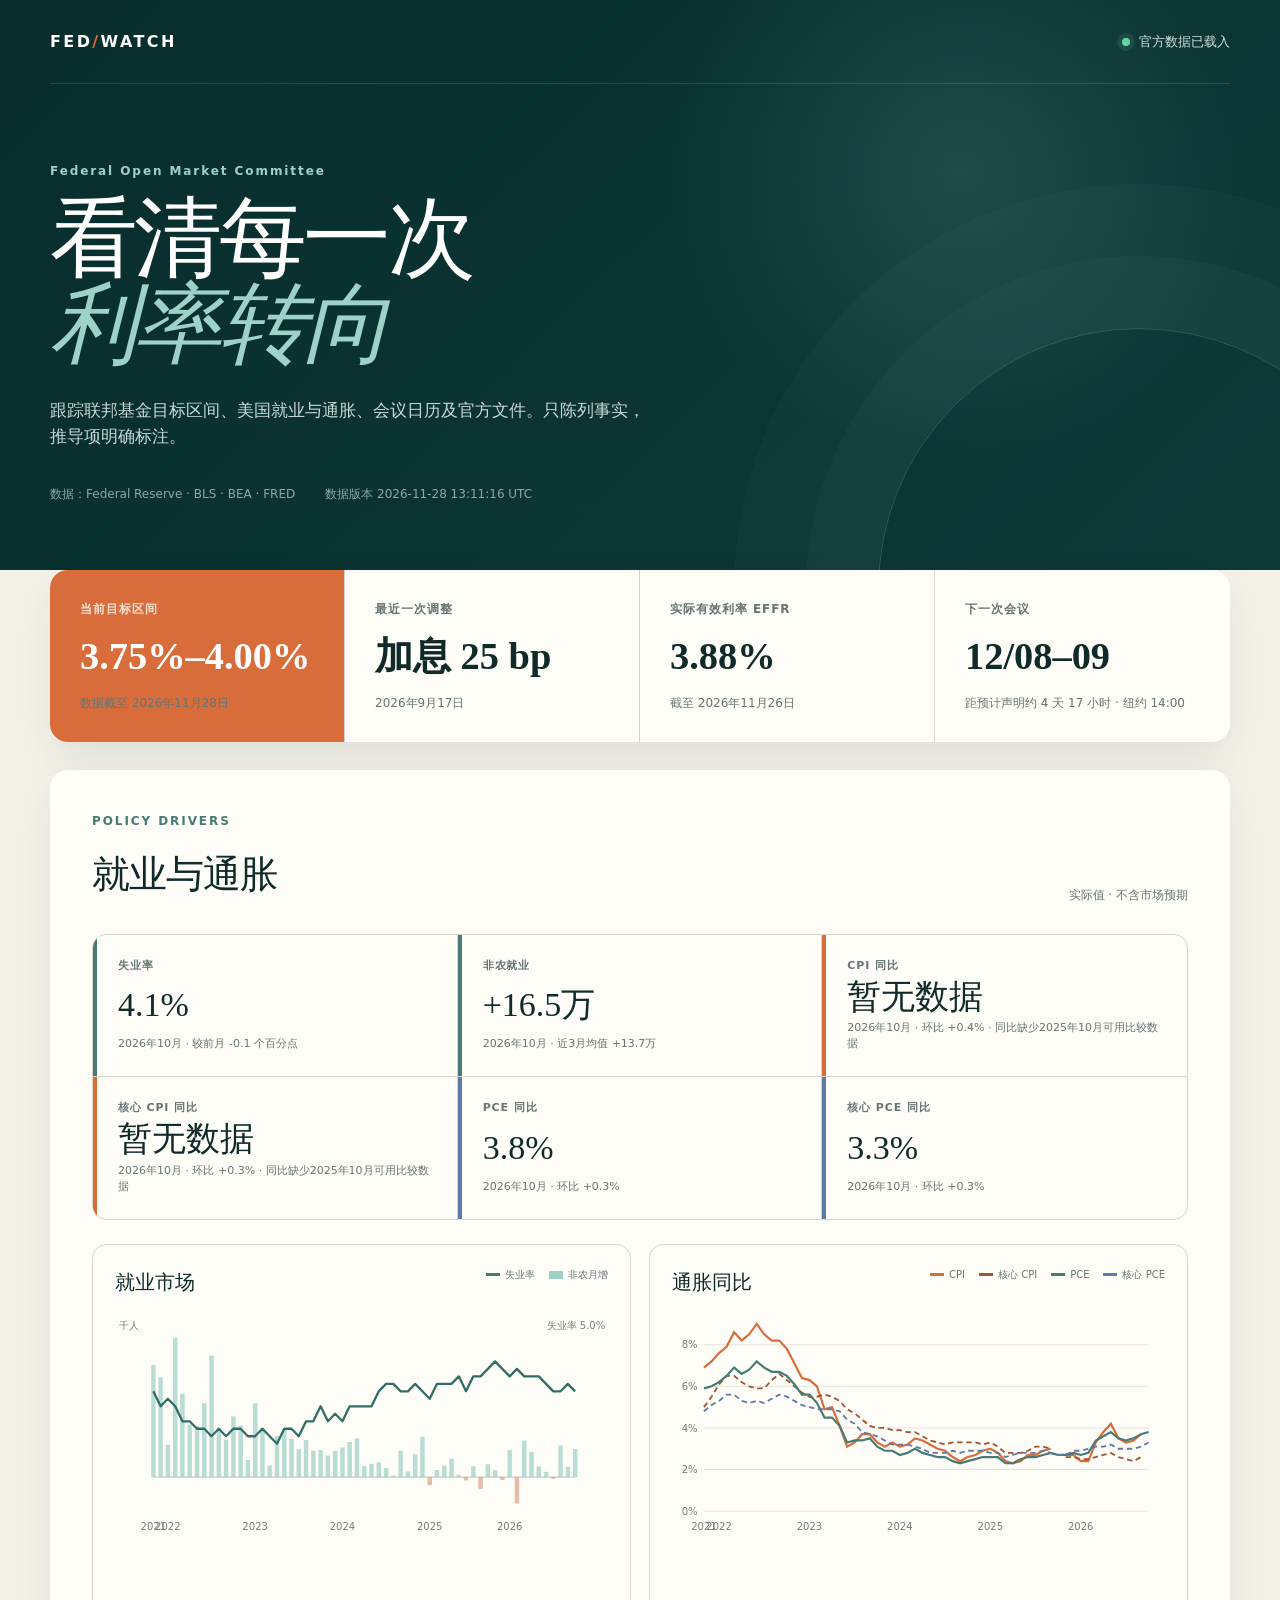
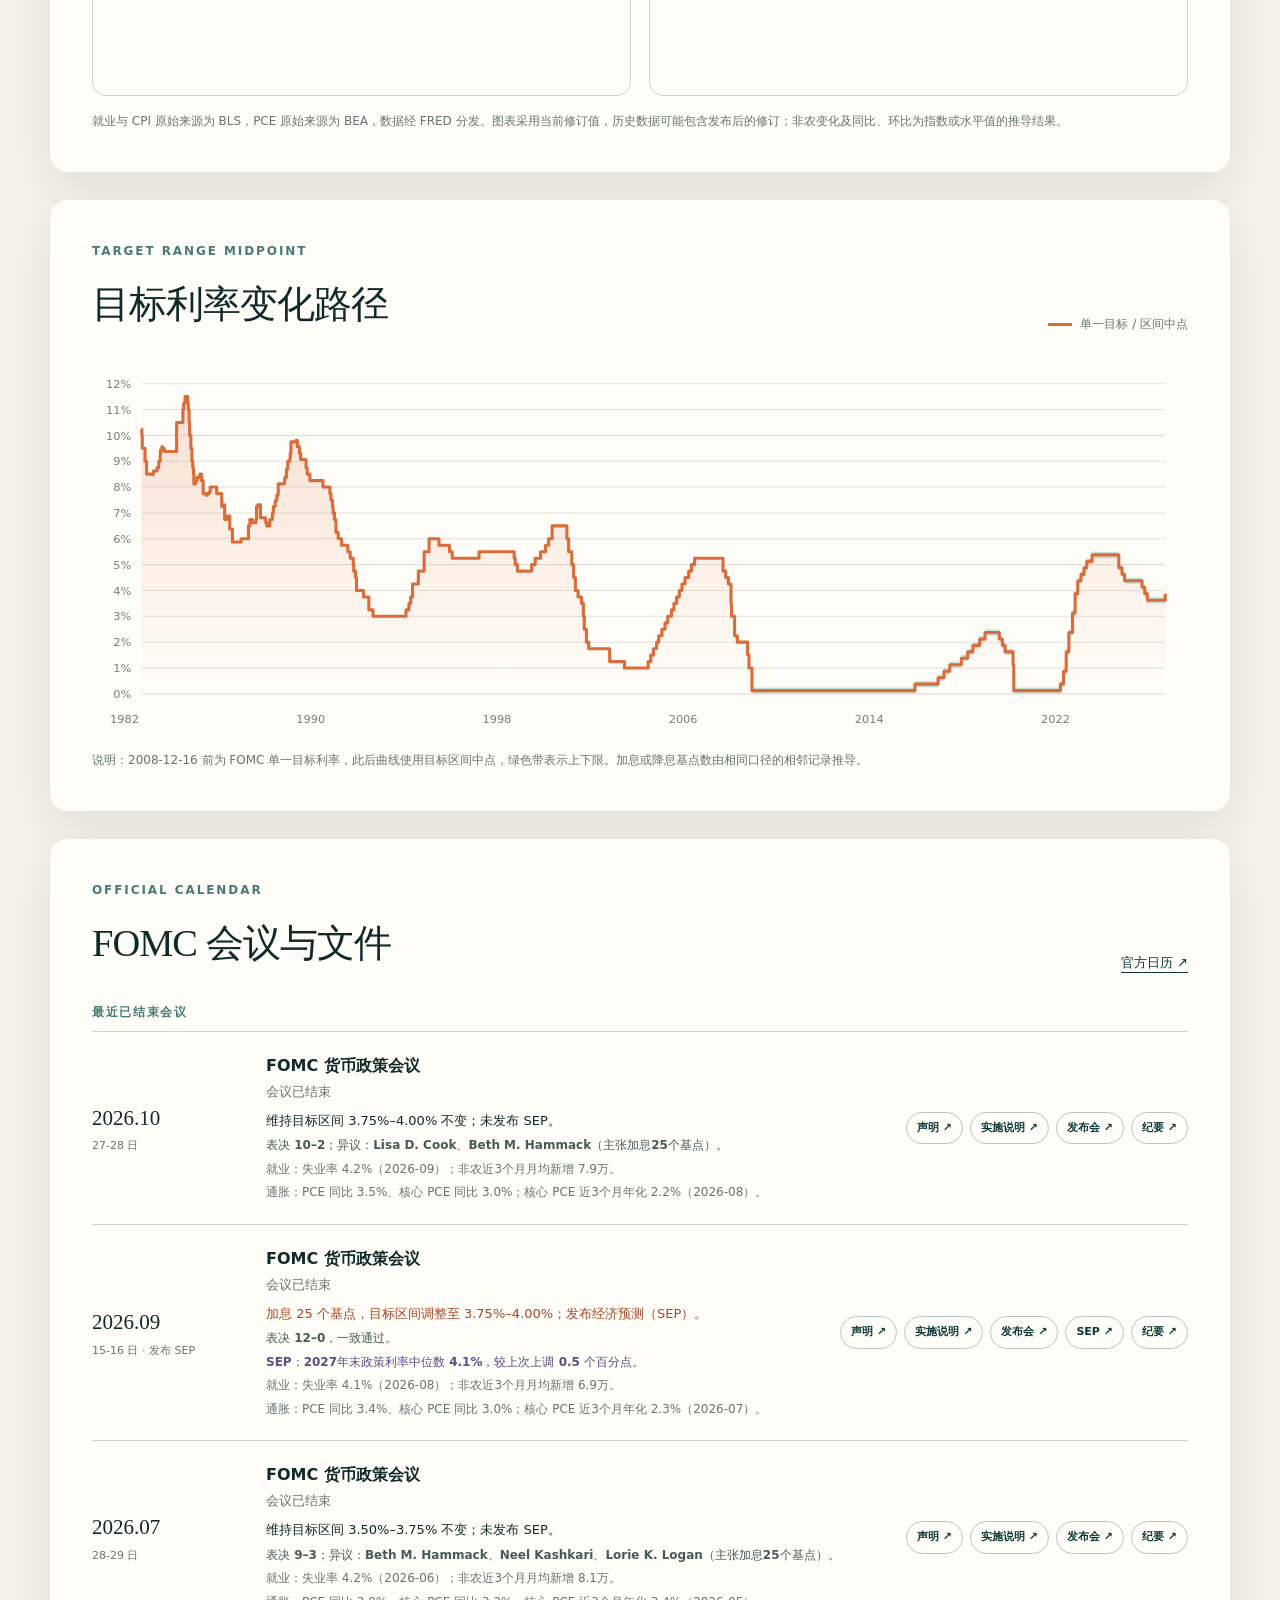
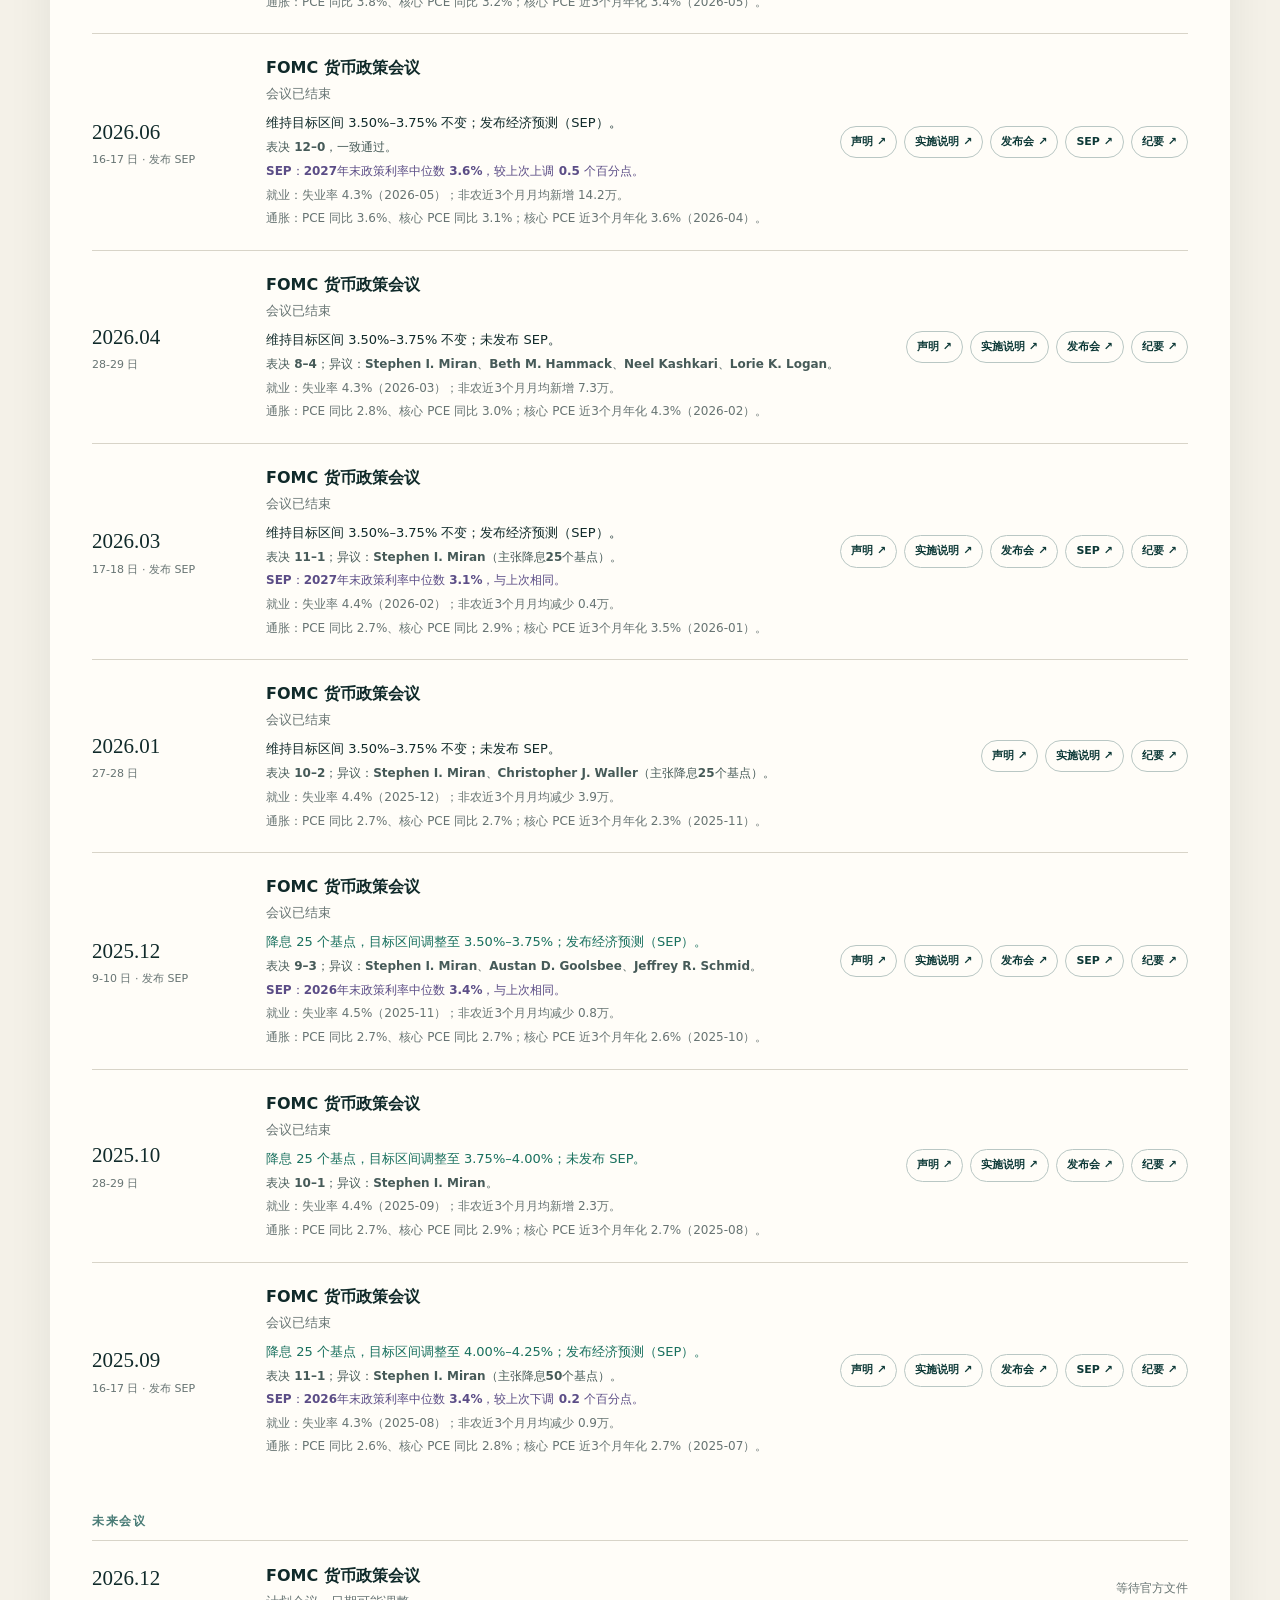
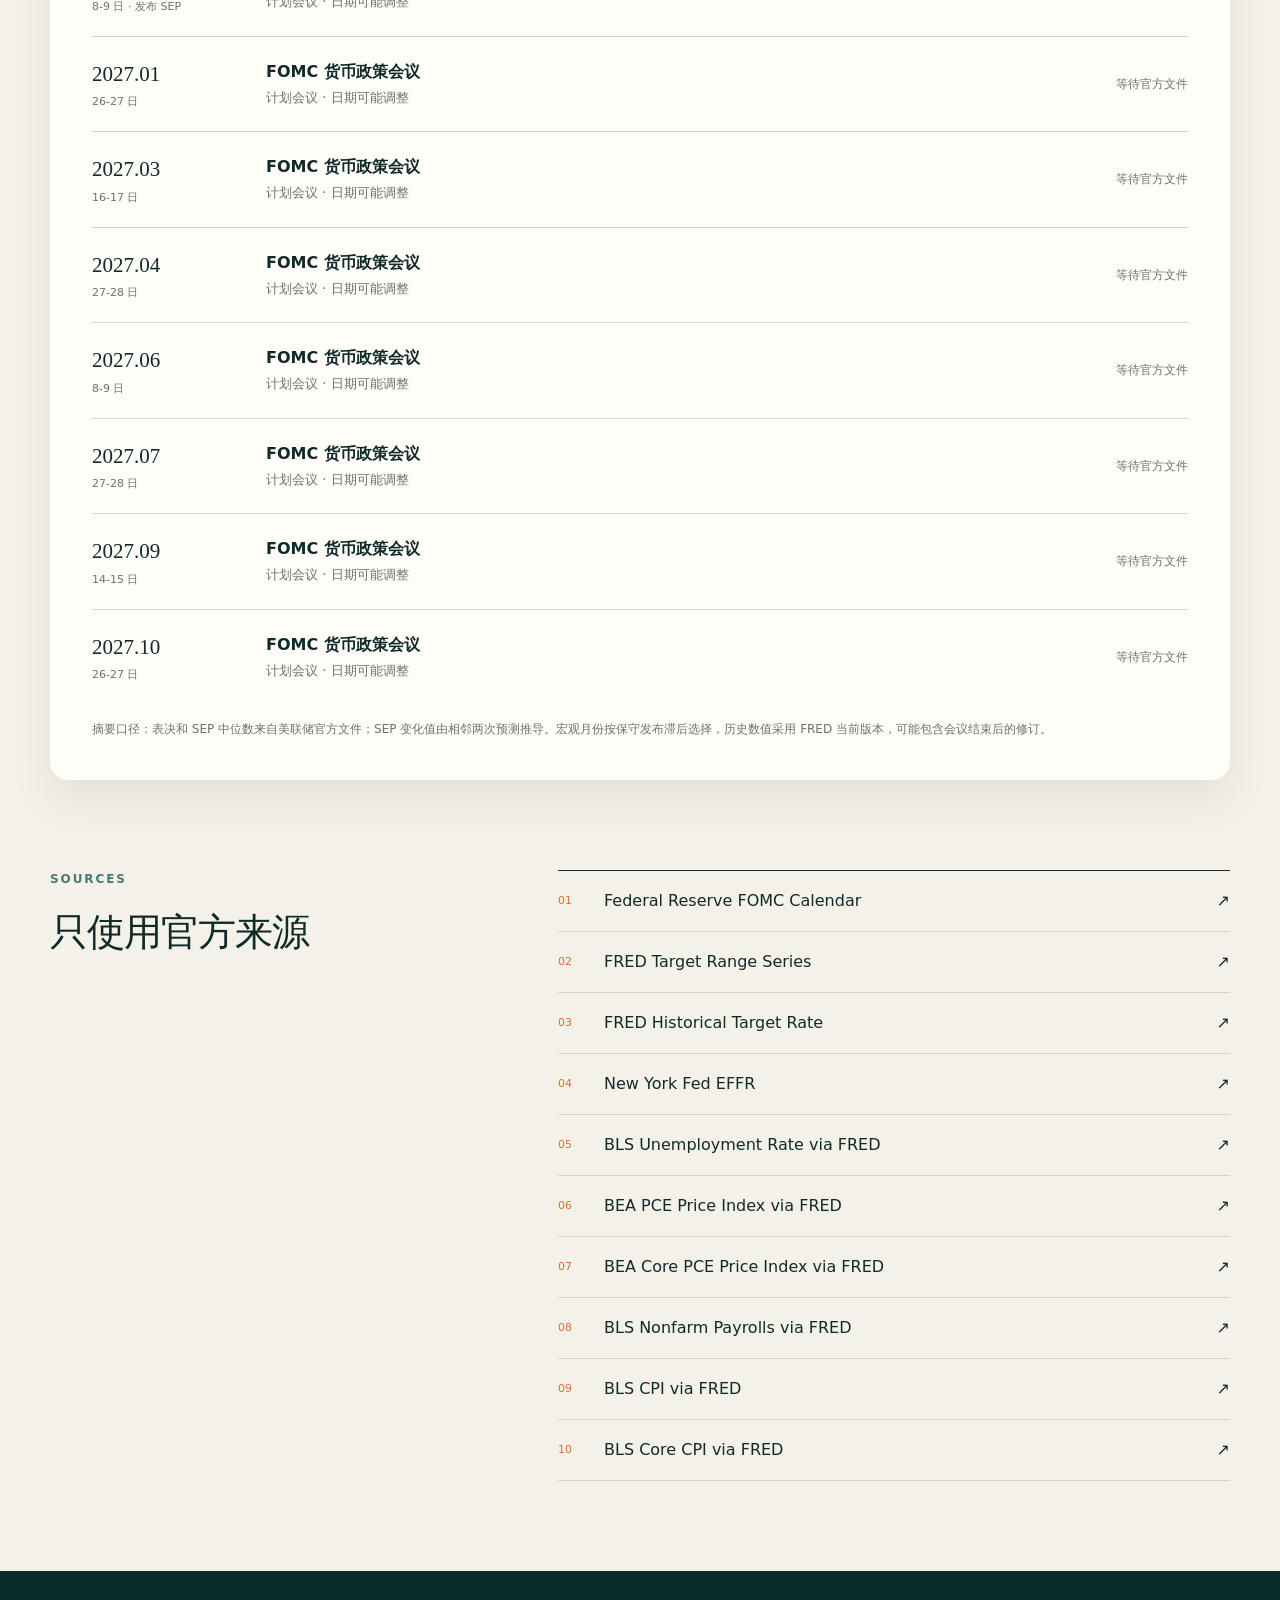
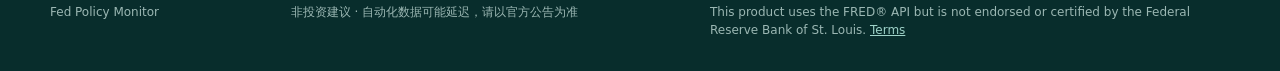
<file: index.html>
<!doctype html>
<html lang="zh-CN">
<head>
  <meta charset="utf-8">
  <meta name="viewport" content="width=device-width, initial-scale=1">
  <meta name="description" content="基于官方数据的美联储利率、美国就业与通胀监控仪表盘">
  <title>美联储政策环境监控</title>
  <link rel="stylesheet" href="styles.css">
</head>
<body>
  <header class="hero">
    <nav class="nav shell">
      <a class="brand" href="#">FED<span>/</span>WATCH</a>
      <div class="status"><i></i><span id="data-status">正在读取官方数据</span></div>
    </nav>
    <div class="hero-content shell">
      <p class="eyebrow">Federal Open Market Committee</p>
      <h1>看清每一次<br><em>利率转向</em></h1>
      <p class="lede">跟踪联邦基金目标区间、美国就业与通胀、会议日历及官方文件。只陈列事实，推导项明确标注。</p>
      <div class="hero-meta">
        <span>数据：Federal Reserve · BLS · BEA · FRED</span>
        <span id="version-time">数据版本 —</span>
      </div>
    </div>
  </header>

  <main class="shell">
    <section class="cards" aria-label="当前概览">
      <article class="metric primary">
        <span class="metric-label">当前目标区间</span>
        <strong id="target-range">—</strong>
        <small id="target-asof">等待数据</small>
      </article>
      <article class="metric">
        <span class="metric-label">最近一次调整</span>
        <strong id="latest-action">—</strong>
        <small id="latest-action-date">等待数据</small>
      </article>
      <article class="metric">
        <span class="metric-label">实际有效利率 EFFR</span>
        <strong id="effr">—</strong>
        <small id="effr-asof">等待数据</small>
      </article>
      <article class="metric next">
        <span class="metric-label">下一次会议</span>
        <strong id="next-meeting">—</strong>
        <small id="countdown">等待数据</small>
      </article>
    </section>

    <section class="panel macro-panel">
      <div class="section-heading">
        <div>
          <p class="eyebrow dark">POLICY DRIVERS</p>
          <h2>就业与通胀</h2>
        </div>
        <span class="data-scope">实际值 · 不含市场预期</span>
      </div>
      <div class="macro-cards" aria-label="最新就业与通胀数据">
        <article class="macro-metric employment-accent">
          <span>失业率</span><strong id="unemployment-rate">—</strong><small id="unemployment-detail">等待数据</small>
        </article>
        <article class="macro-metric employment-accent">
          <span>非农就业</span><strong id="payroll-change">—</strong><small id="payroll-detail">等待数据</small>
        </article>
        <article class="macro-metric cpi-accent">
          <span>CPI 同比</span><strong id="cpi-yoy">—</strong><small id="cpi-detail">等待数据</small>
        </article>
        <article class="macro-metric cpi-accent">
          <span>核心 CPI 同比</span><strong id="core-cpi-yoy">—</strong><small id="core-cpi-detail">等待数据</small>
        </article>
        <article class="macro-metric pce-accent">
          <span>PCE 同比</span><strong id="pce-yoy">—</strong><small id="pce-detail">等待数据</small>
        </article>
        <article class="macro-metric pce-accent">
          <span>核心 PCE 同比</span><strong id="core-pce-yoy">—</strong><small id="core-pce-detail">等待数据</small>
        </article>
      </div>
      <div class="macro-charts">
        <article class="mini-chart-panel">
          <div class="mini-chart-heading">
            <h3>就业市场</h3>
            <div class="chart-legend"><span class="legend-unemployment">失业率</span><span class="legend-payroll">非农月增</span></div>
          </div>
          <div id="employment-chart" class="chart macro-chart" role="img" aria-label="近五年失业率与非农就业月度变化"></div>
        </article>
        <article class="mini-chart-panel">
          <div class="mini-chart-heading">
            <h3>通胀同比</h3>
            <div class="chart-legend inflation-legend"><span class="legend-cpi">CPI</span><span class="legend-core-cpi">核心 CPI</span><span class="legend-pce">PCE</span><span class="legend-core-pce">核心 PCE</span></div>
          </div>
          <div id="inflation-chart" class="chart macro-chart" role="img" aria-label="近五年 CPI 与 PCE 同比变化"></div>
        </article>
      </div>
      <p class="method-note">就业与 CPI 原始来源为 BLS，PCE 原始来源为 BEA，数据经 FRED 分发。图表采用当前修订值，历史数据可能包含发布后的修订；非农变化及同比、环比为指数或水平值的推导结果。</p>
    </section>

    <section class="panel chart-panel">
      <div class="section-heading">
        <div>
          <p class="eyebrow dark">TARGET RANGE MIDPOINT</p>
          <h2>目标利率变化路径</h2>
        </div>
        <div class="legend"><i></i>单一目标 / 区间中点</div>
      </div>
      <div id="rate-chart" class="chart" role="img" aria-label="联邦基金目标利率历史变化图"></div>
      <p class="method-note">说明：2008-12-16 前为 FOMC 单一目标利率，此后曲线使用目标区间中点，绿色带表示上下限。加息或降息基点数由相同口径的相邻记录推导。</p>
    </section>

    <section class="panel meetings-panel">
      <div class="section-heading">
        <div>
          <p class="eyebrow dark">OFFICIAL CALENDAR</p>
          <h2>FOMC 会议与文件</h2>
        </div>
        <a class="source-link" href="https://www.federalreserve.gov/monetarypolicy/fomccalendars.htm" target="_blank" rel="noreferrer">官方日历 ↗</a>
      </div>
      <div id="meetings" class="meetings"></div>
      <p class="method-note">摘要口径：表决和 SEP 中位数来自美联储官方文件；SEP 变化值由相邻两次预测推导。宏观月份按保守发布滞后选择，历史数值采用 FRED 当前版本，可能包含会议结束后的修订。</p>
    </section>

    <section class="source-grid">
      <div>
        <p class="eyebrow dark">SOURCES</p>
        <h2>只使用官方来源</h2>
      </div>
      <div class="source-list">
        <a href="https://www.federalreserve.gov/monetarypolicy/fomccalendars.htm" target="_blank" rel="noreferrer"><span>01</span>Federal Reserve FOMC Calendar<b>↗</b></a>
        <a href="https://fred.stlouisfed.org/series/DFEDTARU" target="_blank" rel="noreferrer"><span>02</span>FRED Target Range Series<b>↗</b></a>
        <a href="https://fred.stlouisfed.org/series/DFEDTAR" target="_blank" rel="noreferrer"><span>03</span>FRED Historical Target Rate<b>↗</b></a>
        <a href="https://www.newyorkfed.org/markets/reference-rates/effr" target="_blank" rel="noreferrer"><span>04</span>New York Fed EFFR<b>↗</b></a>
        <a href="https://fred.stlouisfed.org/series/UNRATE" target="_blank" rel="noreferrer"><span>05</span>BLS Unemployment Rate via FRED<b>↗</b></a>
        <a href="https://fred.stlouisfed.org/series/PCEPI" target="_blank" rel="noreferrer"><span>06</span>BEA PCE Price Index via FRED<b>↗</b></a>
        <a href="https://fred.stlouisfed.org/series/PCEPILFE" target="_blank" rel="noreferrer"><span>07</span>BEA Core PCE Price Index via FRED<b>↗</b></a>
        <a href="https://fred.stlouisfed.org/series/PAYEMS" target="_blank" rel="noreferrer"><span>08</span>BLS Nonfarm Payrolls via FRED<b>↗</b></a>
        <a href="https://fred.stlouisfed.org/series/CPIAUCSL" target="_blank" rel="noreferrer"><span>09</span>BLS CPI via FRED<b>↗</b></a>
        <a href="https://fred.stlouisfed.org/series/CPILFESL" target="_blank" rel="noreferrer"><span>10</span>BLS Core CPI via FRED<b>↗</b></a>
      </div>
    </section>
  </main>

  <footer>
    <div class="shell footer-inner">
      <span>Fed Policy Monitor</span>
      <span>非投资建议 · 自动化数据可能延迟，请以官方公告为准</span>
      <span class="fred-notice">This product uses the FRED® API but is not endorsed or certified by the Federal Reserve Bank of St. Louis. <a href="https://fred.stlouisfed.org/docs/api/terms_of_use.html" target="_blank" rel="noreferrer">Terms</a></span>
    </div>
  </footer>
  <script src="app.js" defer></script>
</body>
</html>
</file>
<file: styles.css>
:root {
  --ink: #102a2a;
  --deep: #0d3937;
  --mint: #9ed2c8;
  --paper: #f4f1e8;
  --white: #fffdf8;
  --orange: #d96c3b;
  --line: #d8d4c8;
  --muted: #677473;
  --shadow: 0 18px 45px rgba(16, 42, 42, .08);
}

* { box-sizing: border-box; }
html { scroll-behavior: smooth; }
body {
  margin: 0;
  color: var(--ink);
  background: var(--paper);
  font-family: Inter, ui-sans-serif, system-ui, -apple-system, "PingFang SC", "Microsoft YaHei", sans-serif;
  line-height: 1.5;
}
.shell { width: min(1180px, calc(100% - 40px)); margin: 0 auto; }
.hero {
  min-height: 570px;
  color: white;
  background:
    radial-gradient(circle at 75% 30%, rgba(158, 210, 200, .14), transparent 28%),
    linear-gradient(135deg, #082d2c, var(--deep));
  position: relative;
  overflow: hidden;
}
.hero::after {
  content: "";
  position: absolute;
  width: 520px;
  height: 520px;
  right: -120px;
  bottom: -280px;
  border: 1px solid rgba(255,255,255,.16);
  border-radius: 50%;
  box-shadow: 0 0 0 72px rgba(255,255,255,.025), 0 0 0 144px rgba(255,255,255,.02);
}
.nav { height: 84px; display: flex; align-items: center; justify-content: space-between; border-bottom: 1px solid rgba(255,255,255,.13); }
.brand { color: white; text-decoration: none; font-weight: 800; letter-spacing: .15em; }
.brand span { color: var(--orange); }
.status { display: flex; align-items: center; gap: 9px; font-size: 13px; color: #c8e1dc; }
.status i { width: 8px; height: 8px; border-radius: 50%; background: #67d3a5; box-shadow: 0 0 0 5px rgba(103,211,165,.12); }
.status.error i { background: #f18c66; box-shadow: 0 0 0 5px rgba(241,140,102,.12); }
.hero-content { padding-top: 78px; position: relative; z-index: 1; }
.eyebrow { margin: 0 0 16px; color: var(--mint); font-size: 12px; font-weight: 750; letter-spacing: .16em; }
.eyebrow.dark { color: #497b76; }
h1 { margin: 0; font-family: Georgia, "Songti SC", serif; font-size: clamp(54px, 7vw, 88px); line-height: .98; letter-spacing: -.04em; font-weight: 500; }
h1 em { color: var(--mint); font-weight: inherit; }
.lede { max-width: 610px; color: #c7dad7; font-size: 17px; margin: 30px 0 0; }
.hero-meta { display: flex; gap: 30px; margin-top: 36px; color: #88aaa5; font-size: 12px; }
main { margin-top: -54px; position: relative; z-index: 2; }
.cards { display: grid; grid-template-columns: repeat(4, 1fr); background: var(--white); border-radius: 18px; box-shadow: var(--shadow); overflow: hidden; }
.metric { min-height: 172px; padding: 30px; border-right: 1px solid var(--line); display: flex; flex-direction: column; justify-content: space-between; }
.metric:last-child { border-right: 0; }
.metric.primary { background: var(--orange); color: white; }
.metric-label { font-size: 12px; font-weight: 700; letter-spacing: .08em; color: var(--muted); }
.primary .metric-label, .primary small { color: rgba(255,255,255,.8); }
.metric strong { display: block; font-family: Georgia, serif; font-size: clamp(29px, 3vw, 42px); line-height: 1; white-space: nowrap; }
.metric small { color: var(--muted); font-size: 12px; }
.panel { margin-top: 28px; padding: 42px; background: var(--white); border-radius: 18px; box-shadow: var(--shadow); }
.section-heading { display: flex; align-items: flex-end; justify-content: space-between; gap: 24px; margin-bottom: 30px; }
h2 { margin: 0; font-family: Georgia, "Songti SC", serif; font-size: clamp(28px, 3vw, 40px); font-weight: 500; letter-spacing: -.025em; }
.data-scope { color: var(--muted); font-size: 12px; }
.macro-cards { display: grid; grid-template-columns: repeat(3, 1fr); border: 1px solid var(--line); border-radius: 14px; overflow: hidden; }
.macro-metric { min-height: 142px; padding: 23px 25px; border-right: 1px solid var(--line); border-bottom: 1px solid var(--line); position: relative; display: flex; flex-direction: column; justify-content: space-between; }
.macro-metric:nth-child(3n) { border-right: 0; }
.macro-metric:nth-last-child(-n+3) { border-bottom: 0; }
.macro-metric::before { content: ""; position: absolute; inset: 0 auto 0 0; width: 4px; background: #497b76; }
.macro-metric.cpi-accent::before { background: var(--orange); }
.macro-metric.pce-accent::before { background: #6379a5; }
.macro-metric span { color: var(--muted); font-size: 11px; font-weight: 720; letter-spacing: .08em; }
.macro-metric strong { font-family: Georgia, serif; font-size: 34px; font-weight: 500; line-height: 1; }
.macro-metric small { color: var(--muted); font-size: 11px; }
.macro-charts { display: grid; grid-template-columns: 1fr 1fr; gap: 18px; margin-top: 24px; }
.mini-chart-panel { min-width: 0; padding: 22px; border: 1px solid var(--line); border-radius: 14px; }
.mini-chart-heading { min-height: 46px; display: flex; align-items: flex-start; justify-content: space-between; gap: 16px; }
.mini-chart-heading h3 { margin: 0; font-family: Georgia, "Songti SC", serif; font-size: 20px; font-weight: 500; }
.chart-legend { display: flex; flex-wrap: wrap; justify-content: flex-end; gap: 6px 14px; color: var(--muted); font-size: 10px; }
.chart-legend span::before { content: ""; display: inline-block; width: 14px; height: 3px; margin-right: 5px; vertical-align: middle; background: #497b76; }
.chart-legend .legend-payroll::before { height: 8px; background: var(--mint); }
.chart-legend .legend-cpi::before { background: var(--orange); }
.chart-legend .legend-core-cpi::before { background: #9e5434; }
.chart-legend .legend-pce::before { background: #497b76; }
.chart-legend .legend-core-pce::before { background: #6379a5; }
.macro-chart { min-height: 245px; }
.macro-chart .payroll-bar { fill: var(--mint); opacity: .72; }
.macro-chart .payroll-bar.negative { fill: #d9a48d; }
.macro-chart .unemployment-line { fill: none; stroke: #326c66; stroke-width: 2.5; stroke-linejoin: round; }
.macro-chart .zero-line { stroke: #aeb7b4; stroke-width: 1; }
.macro-chart .cpi-line { fill: none; stroke: var(--orange); stroke-width: 2.4; }
.macro-chart .core-cpi-line { fill: none; stroke: #9e5434; stroke-width: 2; stroke-dasharray: 6 4; }
.macro-chart .pce-line { fill: none; stroke: #497b76; stroke-width: 2.4; }
.macro-chart .core-pce-line { fill: none; stroke: #6379a5; stroke-width: 2; stroke-dasharray: 6 4; }
.legend { color: var(--muted); font-size: 12px; }
.legend i { display: inline-block; width: 24px; height: 3px; margin-right: 8px; vertical-align: middle; background: var(--orange); }
.chart { min-height: 360px; width: 100%; overflow: hidden; }
.chart svg { display: block; width: 100%; height: auto; }
.chart .grid { stroke: #e4e1d9; stroke-width: 1; }
.chart .axis-label { fill: #71807e; font-size: 11px; }
.chart .rate-line { fill: none; stroke: var(--orange); stroke-width: 3; stroke-linejoin: round; }
.chart .rate-area { fill: url(#rateGradient); opacity: .9; }
.chart .range-band { fill: var(--mint); opacity: .58; }
.method-note { margin: 16px 0 0; color: var(--muted); font-size: 12px; }
.source-link { color: var(--deep); text-decoration: none; font-size: 13px; border-bottom: 1px solid var(--deep); }
.meeting-group-title { margin: 34px 0 10px; color: #497b76; font-size: 12px; letter-spacing: .14em; text-transform: uppercase; }
.meeting-group-title:first-child { margin-top: 0; }
.meeting-row { display: grid; grid-template-columns: 150px 1fr auto; align-items: center; gap: 24px; padding: 22px 0; border-top: 1px solid var(--line); }
.meeting-date { font-family: Georgia, serif; font-size: 21px; }
.meeting-date small { display: block; color: var(--muted); font: 11px ui-sans-serif, system-ui; margin-top: 4px; }
.meeting-title { font-weight: 720; }
.meeting-title small { display: block; color: var(--muted); font-weight: 400; margin-top: 4px; }
.meeting-outcome { margin: 9px 0 0; color: var(--ink); font-size: 13px; font-weight: 500; line-height: 1.55; }
.meeting-outcome.hike { color: #a74726; }
.meeting-outcome.cut { color: #18705e; }
.meeting-outcome.pending { color: var(--muted); }
.meeting-detail { margin: 5px 0 0; font-size: 12px; font-weight: 550; line-height: 1.55; }
.meeting-vote { color: #465a58; }
.meeting-sep { color: #5b4d86; }
.meeting-macro { margin: 5px 0 0; color: var(--muted); font-size: 12px; font-weight: 450; line-height: 1.55; }
.docs { display: flex; justify-content: flex-end; flex-wrap: wrap; gap: 7px; }
.doc { color: var(--deep); text-decoration: none; font-size: 11px; font-weight: 700; border: 1px solid #b9c7c4; padding: 7px 10px; border-radius: 999px; }
.doc:hover { background: var(--deep); color: white; border-color: var(--deep); }
.pending { color: var(--muted); font-size: 12px; }
.source-grid { display: grid; grid-template-columns: 1fr 1.5fr; gap: 60px; margin: 90px 0; }
.source-list { border-top: 1px solid var(--ink); }
.source-list a { display: grid; grid-template-columns: 46px 1fr auto; align-items: center; padding: 18px 0; color: var(--ink); text-decoration: none; border-bottom: 1px solid var(--line); }
.source-list span { color: var(--orange); font-size: 11px; }
.source-list b { font-weight: 400; }
footer { background: #082d2c; color: #9bb7b3; padding: 32px 0; font-size: 12px; }
.footer-inner { display: flex; justify-content: space-between; gap: 20px; }
.fred-notice { max-width: 520px; }
.fred-notice a { color: var(--mint); }
.loading, .error-message { color: var(--muted); padding: 24px 0; }

@media (max-width: 900px) {
  .cards { grid-template-columns: repeat(2, 1fr); }
  .metric:nth-child(2) { border-right: 0; }
  .metric:nth-child(-n+2) { border-bottom: 1px solid var(--line); }
  .meeting-row { grid-template-columns: 125px 1fr; }
  .docs { grid-column: 2; justify-content: flex-start; }
  .macro-charts { grid-template-columns: 1fr; }
}
@media (max-width: 600px) {
  .shell { width: min(calc(100% - 24px), 1180px); }
  .hero { min-height: 600px; }
  .hero-content { padding-top: 62px; }
  .hero-meta { flex-direction: column; gap: 6px; }
  .cards { grid-template-columns: 1fr; }
  .metric { min-height: 145px; border-right: 0; border-bottom: 1px solid var(--line); }
  .metric:last-child { border-bottom: 0; }
  .panel { padding: 26px 20px; }
  .section-heading { align-items: flex-start; flex-direction: column; }
  .legend { display: none; }
  .chart { min-height: 250px; }
  .meeting-row { grid-template-columns: 1fr; gap: 9px; }
  .docs { grid-column: 1; }
  .source-grid { grid-template-columns: 1fr; gap: 30px; margin: 64px 0; }
  .footer-inner { flex-direction: column; }
  .macro-cards { grid-template-columns: 1fr 1fr; }
  .macro-metric:nth-child(3n) { border-right: 1px solid var(--line); }
  .macro-metric:nth-child(2n) { border-right: 0; }
  .macro-metric:nth-last-child(-n+3) { border-bottom: 1px solid var(--line); }
  .macro-metric:nth-last-child(-n+2) { border-bottom: 0; }
  .macro-metric { min-height: 130px; padding: 19px; }
  .mini-chart-heading { flex-direction: column; }
  .chart-legend { justify-content: flex-start; }
}
</file>
